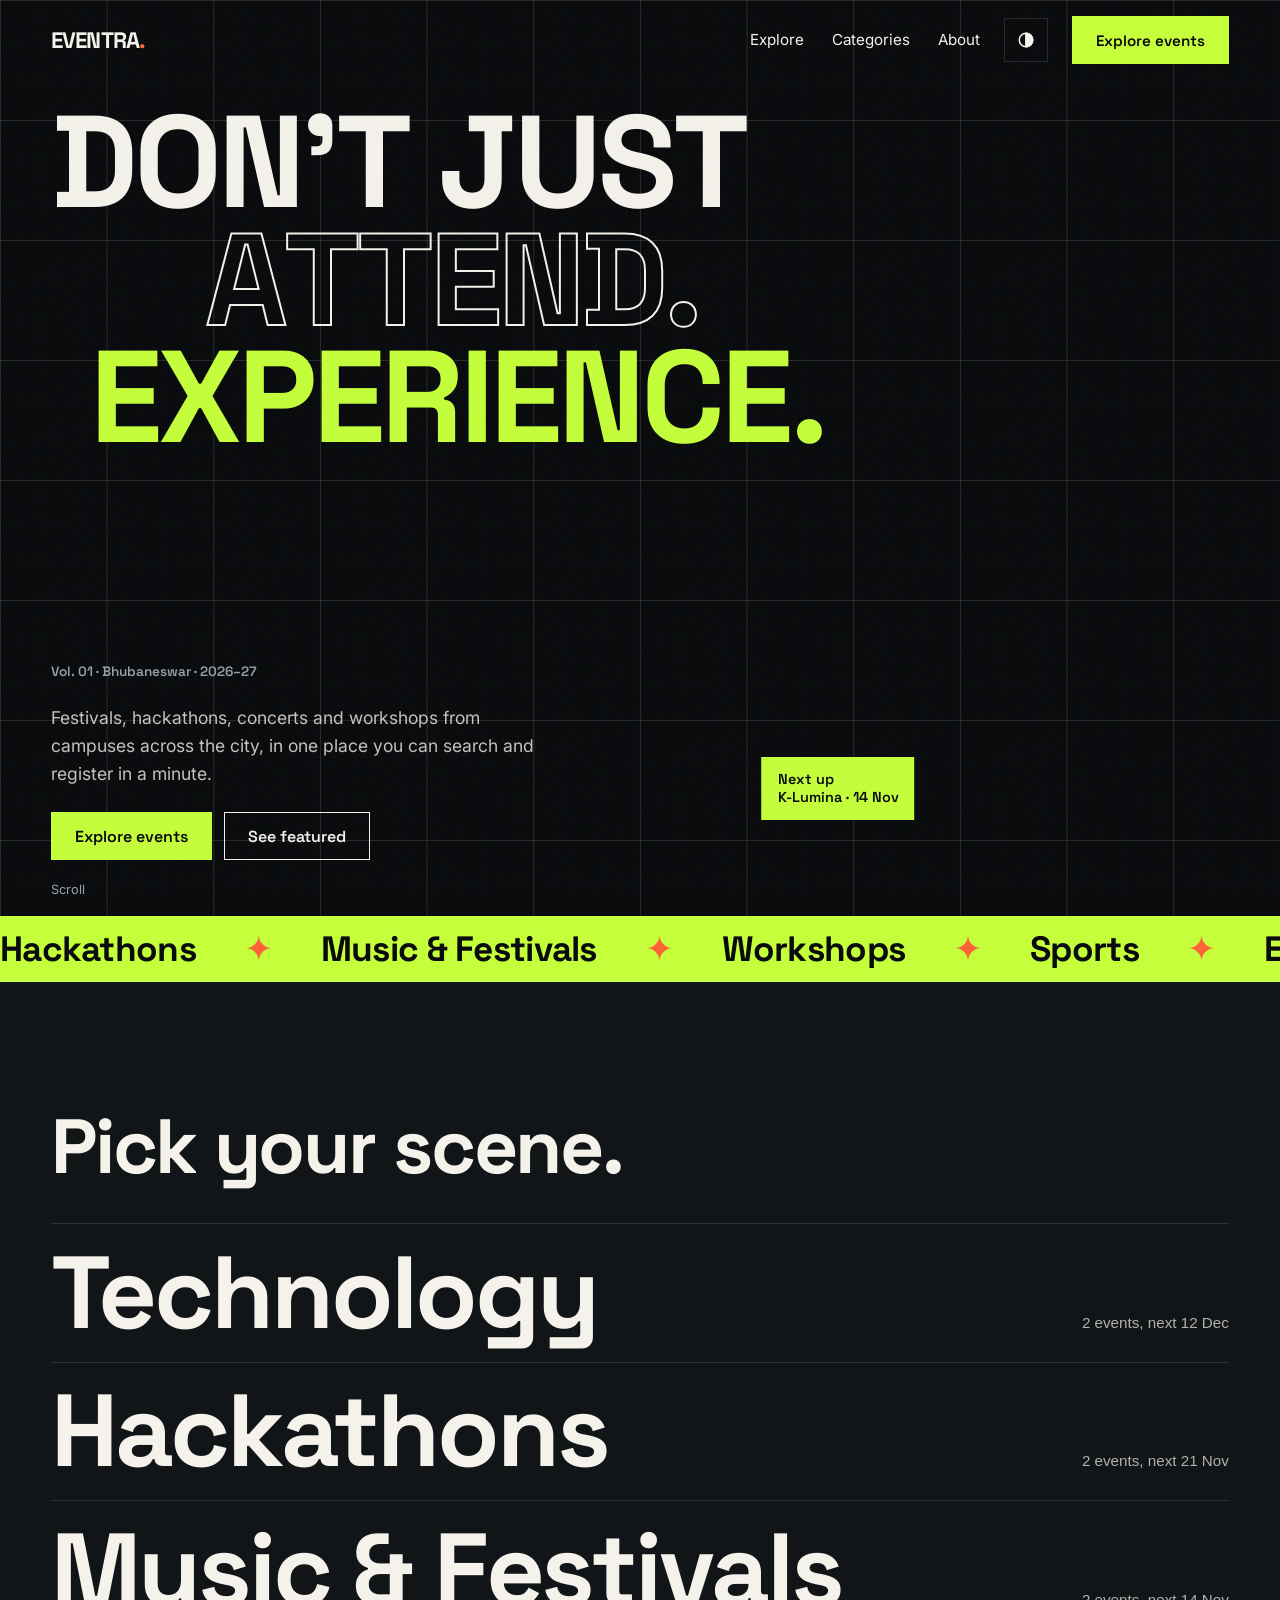
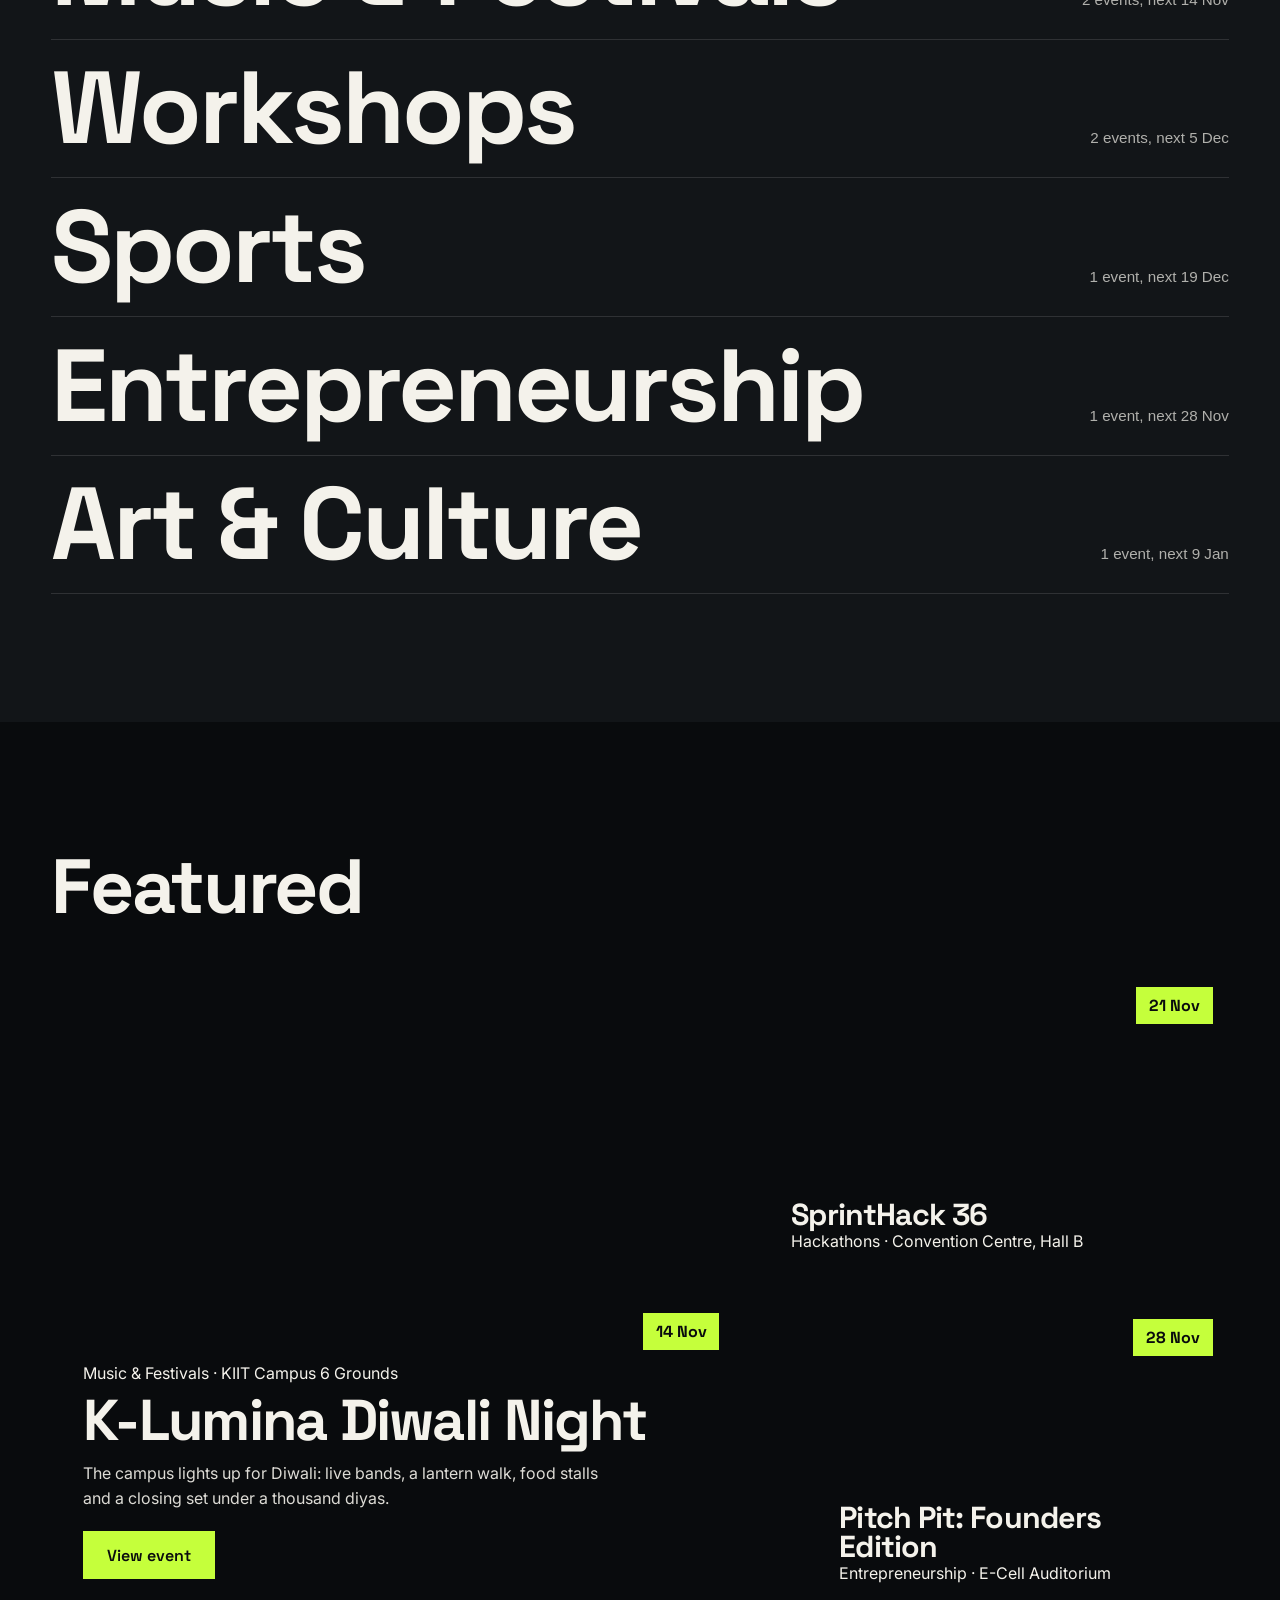
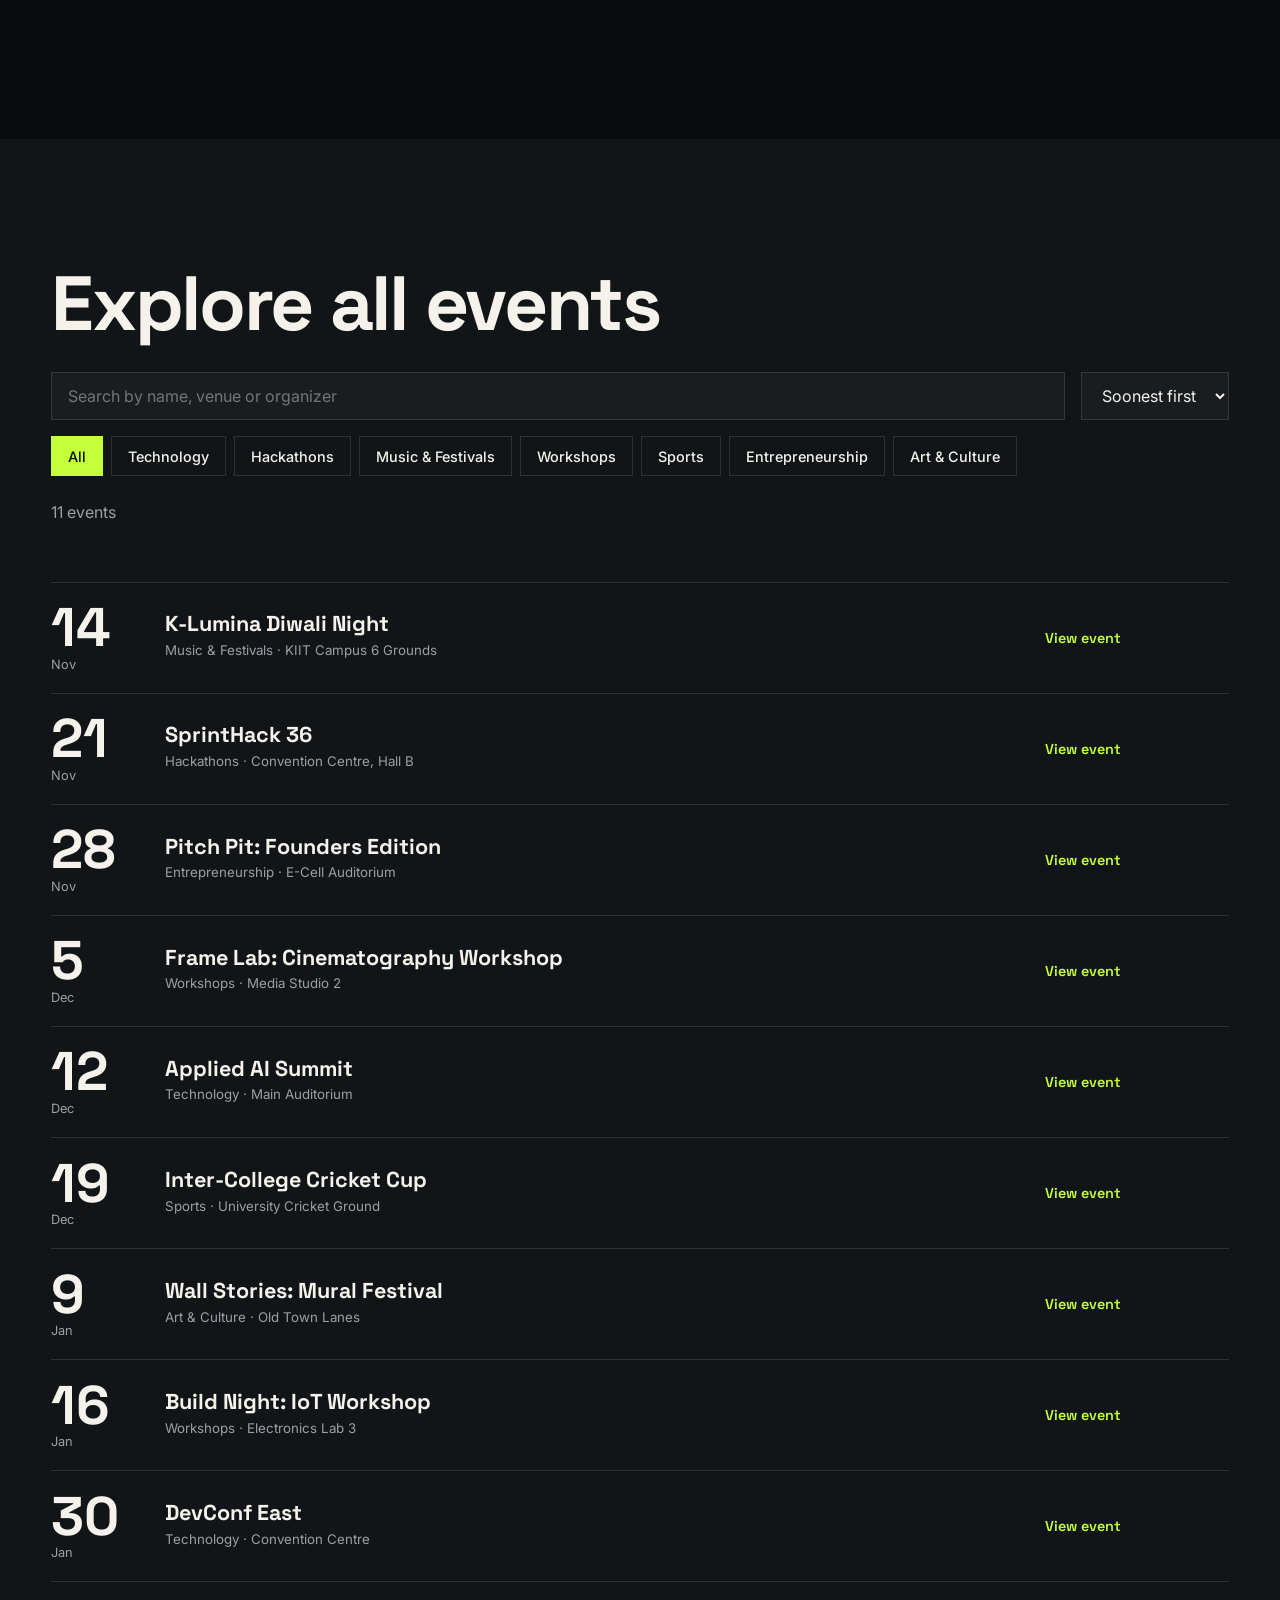
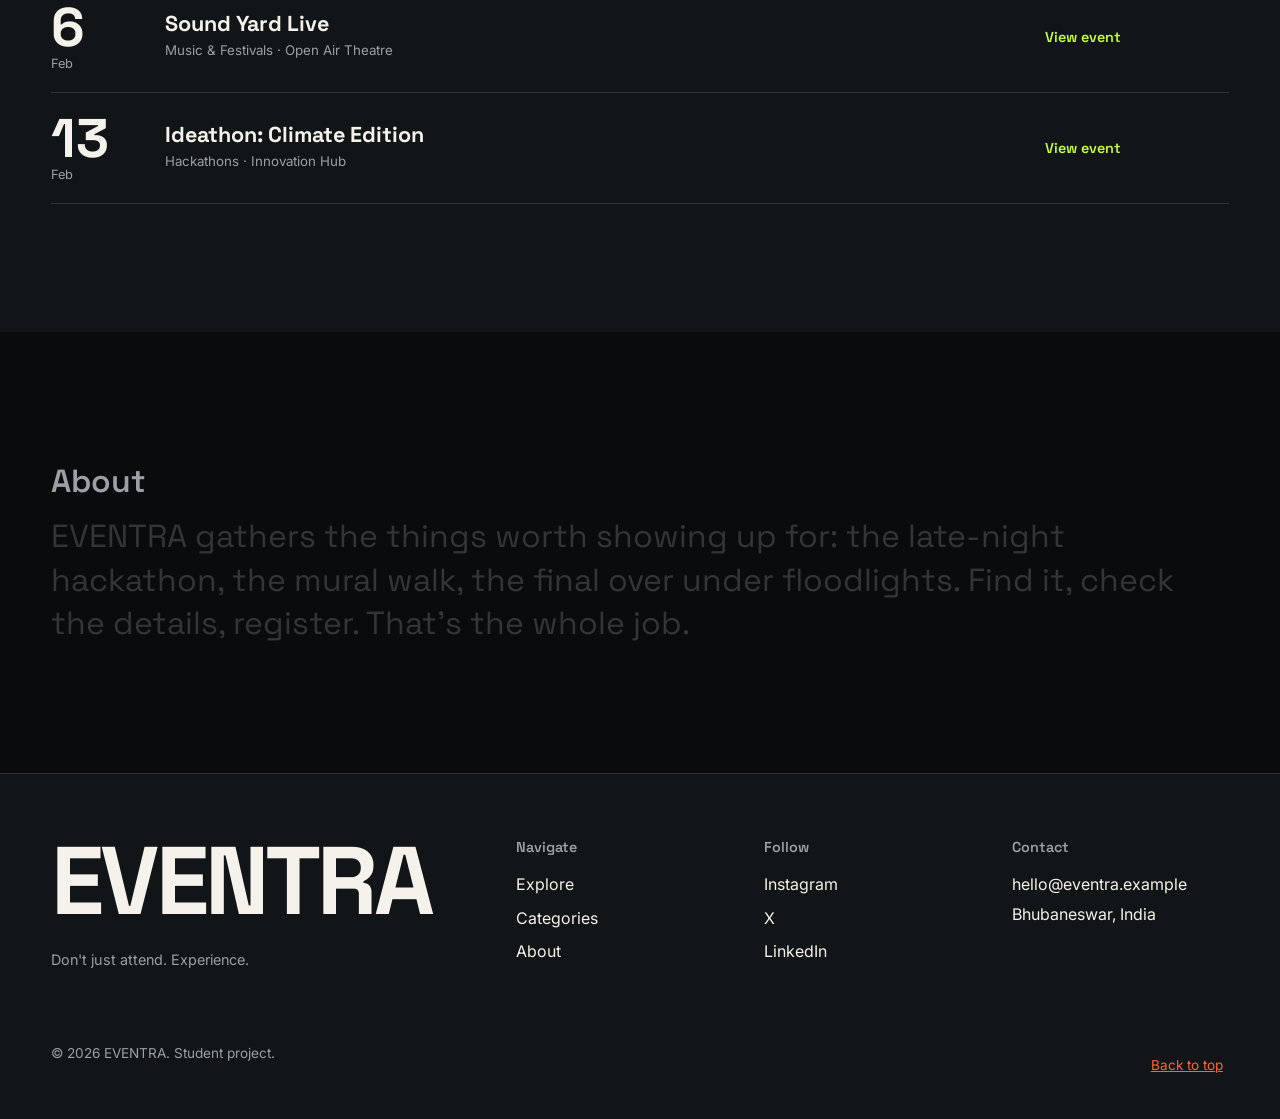
<file: index.html>
<!doctype html><html lang="en" data-theme="dark"><head><meta charset="utf-8"><meta name="viewport" content="width=device-width,initial-scale=1">
<title>EVENTRA: Don't just attend. Experience.</title><meta name="description" content="EVENTRA: discover and register for college festivals, hackathons, concerts, workshops and more.">
<link rel="icon" href="assets/favicon.svg"><link rel="preconnect" href="https://fonts.googleapis.com"><link rel="preconnect" href="https://fonts.gstatic.com" crossorigin>
<link href="https://fonts.googleapis.com/css2?family=Inter:wght@400;500;600&family=Space+Grotesk:wght@500;700&display=swap" rel="stylesheet">
<link rel="stylesheet" href="css/themes.css"><link rel="stylesheet" href="css/style.css"><link rel="stylesheet" href="css/animations.css"><script src="js/storage.js"></script></head><body>
<a class="skip" href="#main">Skip to content</a>
<header class="nav"><a class="logo" href="index.html" aria-label="EVENTRA home">EVENTRA<i>.</i></a>
<nav class="links" aria-label="Primary"><a href="index.html#explore">Explore</a><a href="index.html#categories">Categories</a><a href="index.html#about">About</a></nav>
<button class="icon-btn" data-theme-toggle aria-label="Toggle light or dark theme"><svg width="18" height="18" viewBox="0 0 24 24" fill="none" stroke="currentColor" stroke-width="2" aria-hidden="true"><circle cx="12" cy="12" r="9"/><path d="M12 3v18" /><path d="M12 3a9 9 0 0 1 0 18z" fill="currentColor"/></svg></button>
<a class="btn mag links" href="index.html#explore">Explore events</a>
<button class="icon-btn burger" aria-expanded="false" aria-controls="menu" aria-label="Menu">☰</button></header>
<div id="menu" role="dialog" aria-label="Menu"><a href="index.html#explore">Explore</a><a href="index.html#categories">Categories</a><a href="index.html#about">About</a><a href="index.html#explore" style="color:var(--accent)">Explore events</a></div>
<main id="main">
<section class="hero" aria-label="Introduction"><h1><span>Don't just</span><span class="l2">attend.</span><span class="l3">Experience.</span></h1>
<figure class="hero-img"><img src="https://images.unsplash.com/photo-1470229722913-7c0e2dbbafd3?auto=format&fit=crop&w=1000&q=70" alt="Crowd with raised hands at a night concert" width="640" height="800" fetchpriority="high" onerror="this.remove()"><figcaption class="float">Next up<br>K-Lumina · 14 Nov</figcaption></figure>
<div class="hero-copy"><p class="meta">Vol. 01 · Bhubaneswar · 2026–27</p><p>Festivals, hackathons, concerts and workshops from campuses across the city, in one place you can search and register in a minute.</p>
<div class="cta"><a class="btn mag" href="#explore">Explore events</a><a class="btn ghost mag" href="#featured-h">See featured</a></div></div><span class="scroll">Scroll</span></section>
<div class="marquee" aria-hidden="true"><div class="track"><span>Hackathons</span><span>Music & Festivals</span><span>Workshops</span><span>Sports</span><span>Entrepreneurship</span><span>Art & Culture</span><span>Technology</span><span>Hackathons</span><span>Music & Festivals</span><span>Workshops</span><span>Sports</span><span>Entrepreneurship</span><span>Art & Culture</span><span>Technology</span></div></div>
<section class="cats" id="categories"><div class="wrap"><h2>Pick your scene.</h2><div class="cat-wrap"><ul class="cat-list" id="cat-list"></ul><figure class="cat-prev" aria-hidden="true"><img alt="" width="420" height="520"></figure></div></div></section>
<section id="featured-h"><div class="wrap"><h2 class="reveal">Featured</h2><div class="feat reveal" id="featured"></div>
</div></section>
<section class="explore" id="explore"><div class="wrap"><h2>Explore all events</h2>
<div class="tools"><label class="skip" for="q">Search events</label><input id="q" type="search" placeholder="Search by name, venue or organizer" autocomplete="off">
<label class="skip" for="sort">Sort</label><select id="sort"><option value="asc">Soonest first</option><option value="desc">Latest first</option></select></div>
<div class="chips" id="chips" role="group" aria-label="Filter by category"></div>
<p class="count-line"><span id="count" aria-live="polite"></span><button class="link" id="clear" type="button" hidden>Clear filters</button></p>
<ul class="rows" id="results"></ul>
<div class="empty" id="empty" hidden><h3>No events match.</h3><p>Try a shorter search or another category.</p><button class="btn" id="empty-clear" type="button">Clear filters</button></div></div></section>
<section class="about" id="about"><div class="wrap"><p class="meta">About</p><p>EVENTRA gathers the things worth showing up for: the late-night hackathon, the mural walk, the final over under floodlights. Find it, check the details, register. That's the whole job.</p></div></section></main>
<footer><div class="wrap"><div class="foot"><div><p class="big">EVENTRA</p><p class="note">Don't just attend. Experience.</p></div>
<div><h4>Navigate</h4><ul><li><a href="index.html#explore">Explore</a></li><li><a href="index.html#categories">Categories</a></li><li><a href="index.html#about">About</a></li></ul></div>
<div><h4>Follow</h4><ul><li><a href="https://instagram.com" rel="noopener">Instagram</a></li><li><a href="https://x.com" rel="noopener">X</a></li><li><a href="https://linkedin.com" rel="noopener">LinkedIn</a></li></ul></div>
<div><h4>Contact</h4><ul><li><a href="mailto:hello@eventra.example">hello@eventra.example</a></li><li>Bhubaneswar, India</li></ul></div></div>
<div class="legal"><span>© 2026 EVENTRA. Student project.</span><button class="link to-top" type="button">Back to top</button></div></div></footer>
<script src="js/events.js"></script><script src="js/main.js"></script><script src="js/motion.js"></script></body></html>
</file>
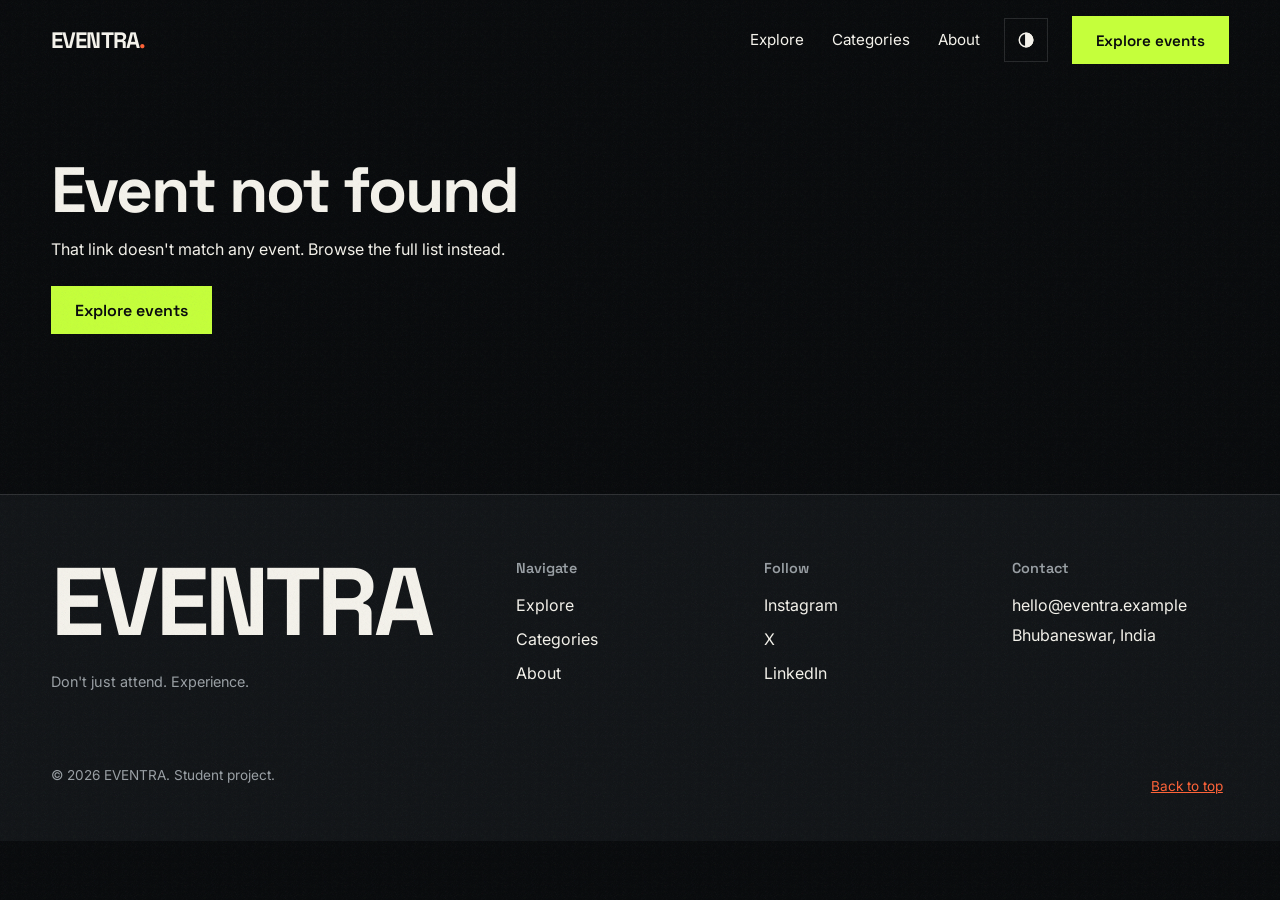
<file: event.html>
<!doctype html><html lang="en" data-theme="dark"><head><meta charset="utf-8"><meta name="viewport" content="width=device-width,initial-scale=1">
<title>Event · EVENTRA</title><meta name="description" content="EVENTRA: discover and register for college festivals, hackathons, concerts, workshops and more.">
<link rel="icon" href="assets/favicon.svg"><link rel="preconnect" href="https://fonts.googleapis.com"><link rel="preconnect" href="https://fonts.gstatic.com" crossorigin>
<link href="https://fonts.googleapis.com/css2?family=Inter:wght@400;500;600&family=Space+Grotesk:wght@500;700&display=swap" rel="stylesheet">
<link rel="stylesheet" href="css/themes.css"><link rel="stylesheet" href="css/style.css"><link rel="stylesheet" href="css/animations.css"><script src="js/storage.js"></script></head><body>
<a class="skip" href="#main">Skip to content</a>
<header class="nav"><a class="logo" href="index.html" aria-label="EVENTRA home">EVENTRA<i>.</i></a>
<nav class="links" aria-label="Primary"><a href="index.html#explore">Explore</a><a href="index.html#categories">Categories</a><a href="index.html#about">About</a></nav>
<button class="icon-btn" data-theme-toggle aria-label="Toggle light or dark theme"><svg width="18" height="18" viewBox="0 0 24 24" fill="none" stroke="currentColor" stroke-width="2" aria-hidden="true"><circle cx="12" cy="12" r="9"/><path d="M12 3v18" /><path d="M12 3a9 9 0 0 1 0 18z" fill="currentColor"/></svg></button>
<a class="btn mag links" href="index.html#explore">Explore events</a>
<button class="icon-btn burger" aria-expanded="false" aria-controls="menu" aria-label="Menu">☰</button></header>
<div id="menu" role="dialog" aria-label="Menu"><a href="index.html#explore">Explore</a><a href="index.html#categories">Categories</a><a href="index.html#about">About</a><a href="index.html#explore" style="color:var(--accent)">Explore events</a></div>
<main id="main"><div id="detail"></div></main><footer><div class="wrap"><div class="foot"><div><p class="big">EVENTRA</p><p class="note">Don't just attend. Experience.</p></div>
<div><h4>Navigate</h4><ul><li><a href="index.html#explore">Explore</a></li><li><a href="index.html#categories">Categories</a></li><li><a href="index.html#about">About</a></li></ul></div>
<div><h4>Follow</h4><ul><li><a href="https://instagram.com" rel="noopener">Instagram</a></li><li><a href="https://x.com" rel="noopener">X</a></li><li><a href="https://linkedin.com" rel="noopener">LinkedIn</a></li></ul></div>
<div><h4>Contact</h4><ul><li><a href="mailto:hello@eventra.example">hello@eventra.example</a></li><li>Bhubaneswar, India</li></ul></div></div>
<div class="legal"><span>© 2026 EVENTRA. Student project.</span><button class="link to-top" type="button">Back to top</button></div></div></footer>
<script src="js/events.js"></script><script src="js/main.js"></script><script src="js/event-details.js"></script><script src="js/motion.js"></script></body></html>
</file>
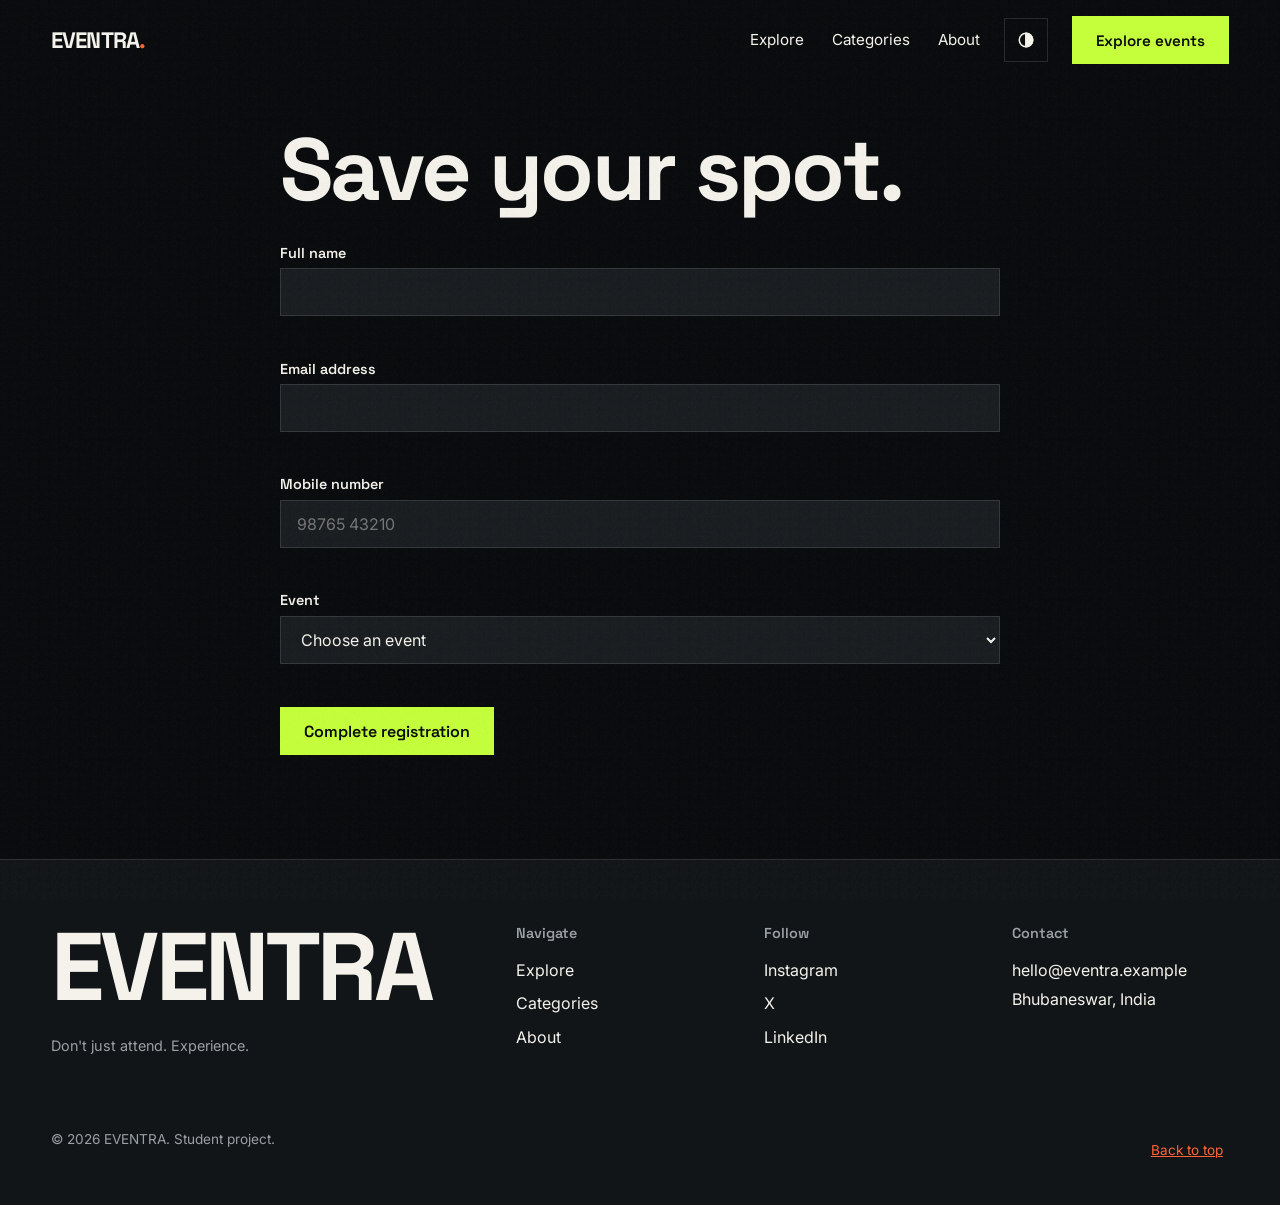
<file: register.html>
<!doctype html><html lang="en" data-theme="dark"><head><meta charset="utf-8"><meta name="viewport" content="width=device-width,initial-scale=1">
<title>Register · EVENTRA</title><meta name="description" content="EVENTRA: discover and register for college festivals, hackathons, concerts, workshops and more.">
<link rel="icon" href="assets/favicon.svg"><link rel="preconnect" href="https://fonts.googleapis.com"><link rel="preconnect" href="https://fonts.gstatic.com" crossorigin>
<link href="https://fonts.googleapis.com/css2?family=Inter:wght@400;500;600&family=Space+Grotesk:wght@500;700&display=swap" rel="stylesheet">
<link rel="stylesheet" href="css/themes.css"><link rel="stylesheet" href="css/style.css"><link rel="stylesheet" href="css/animations.css"><script src="js/storage.js"></script></head><body>
<a class="skip" href="#main">Skip to content</a>
<header class="nav"><a class="logo" href="index.html" aria-label="EVENTRA home">EVENTRA<i>.</i></a>
<nav class="links" aria-label="Primary"><a href="index.html#explore">Explore</a><a href="index.html#categories">Categories</a><a href="index.html#about">About</a></nav>
<button class="icon-btn" data-theme-toggle aria-label="Toggle light or dark theme"><svg width="18" height="18" viewBox="0 0 24 24" fill="none" stroke="currentColor" stroke-width="2" aria-hidden="true"><circle cx="12" cy="12" r="9"/><path d="M12 3v18" /><path d="M12 3a9 9 0 0 1 0 18z" fill="currentColor"/></svg></button>
<a class="btn mag links" href="index.html#explore">Explore events</a>
<button class="icon-btn burger" aria-expanded="false" aria-controls="menu" aria-label="Menu">☰</button></header>
<div id="menu" role="dialog" aria-label="Menu"><a href="index.html#explore">Explore</a><a href="index.html#categories">Categories</a><a href="index.html#about">About</a><a href="index.html#explore" style="color:var(--accent)">Explore events</a></div>
<main id="main"><div class="wrap reg"><form id="form" novalidate><h1>Save your spot.</h1>
<div class="field"><label for="name">Full name</label><input id="name" name="name" autocomplete="name" required aria-describedby="err-name"><p class="err" id="err-name"></p></div>
<div class="field"><label for="email">Email address</label><input id="email" name="email" type="email" autocomplete="email" required aria-describedby="err-email"><p class="err" id="err-email"></p></div>
<div class="field"><label for="phone">Mobile number</label><input id="phone" name="phone" type="tel" inputmode="tel" autocomplete="tel" placeholder="98765 43210" required aria-describedby="err-phone"><p class="err" id="err-phone"></p></div>
<div class="field"><label for="event">Event</label><select id="event" name="event" required aria-describedby="err-event"></select><p class="err" id="err-event"></p></div>
<button class="btn" type="submit">Complete registration</button><p class="status" id="status" role="alert"></p></form>
<div id="ticket" tabindex="-1" hidden></div></div></main><footer><div class="wrap"><div class="foot"><div><p class="big">EVENTRA</p><p class="note">Don't just attend. Experience.</p></div>
<div><h4>Navigate</h4><ul><li><a href="index.html#explore">Explore</a></li><li><a href="index.html#categories">Categories</a></li><li><a href="index.html#about">About</a></li></ul></div>
<div><h4>Follow</h4><ul><li><a href="https://instagram.com" rel="noopener">Instagram</a></li><li><a href="https://x.com" rel="noopener">X</a></li><li><a href="https://linkedin.com" rel="noopener">LinkedIn</a></li></ul></div>
<div><h4>Contact</h4><ul><li><a href="mailto:hello@eventra.example">hello@eventra.example</a></li><li>Bhubaneswar, India</li></ul></div></div>
<div class="legal"><span>© 2026 EVENTRA. Student project.</span><button class="link to-top" type="button">Back to top</button></div></div></footer>
<script src="js/events.js"></script><script src="js/main.js"></script><script src="js/registration.js"></script><script src="js/motion.js"></script></body></html>
</file>
<file: css/themes.css>
:root{--bg:#090B0D;--bg2:#121518;--surface:#191D20;--accent:#C5FF3B;--accent2:#FF6338;--text:#F4F2EB;--muted:#9AA0A5;--line:rgba(255,255,255,.12);--on-accent:#090B0D;--noise:.06;
--display:'Space Grotesk',system-ui,sans-serif;--ui:'Inter',system-ui,sans-serif;--pad:clamp(1.1rem,4vw,3.5rem)}
:root[data-theme=light]{--bg:#F4F2EB;--bg2:#EAE7DD;--surface:#FFFFFF;--accent:#1C2B00;--accent2:#D6401C;--text:#101315;--muted:#555B60;--line:rgba(0,0,0,.16);--on-accent:#C5FF3B;--noise:.04}
</file>
<file: css/style.css>
*{box-sizing:border-box;margin:0}html{scroll-behavior:smooth;-webkit-text-size-adjust:100%}
@media (prefers-reduced-motion:reduce){html{scroll-behavior:auto}*{animation:none!important;transition:none!important}}
body{background:var(--bg);color:var(--text);font:400 1rem/1.6 var(--ui);overflow-x:hidden}body.lock{overflow:hidden}
body::before{content:"";position:fixed;inset:0;pointer-events:none;z-index:50;opacity:var(--noise);background-image:url("data:image/svg+xml,%3Csvg xmlns='http://www.w3.org/2000/svg' width='160' height='160'%3E%3Cfilter id='n'%3E%3CfeTurbulence baseFrequency='.9' numOctaves='2'/%3E%3C/filter%3E%3Crect width='100%25' height='100%25' filter='url(%23n)'/%3E%3C/svg%3E")}
img{display:block;max-width:100%;object-fit:cover}a{color:inherit;text-decoration:none}ul{list-style:none;padding:0}
:focus-visible{outline:3px solid var(--accent2);outline-offset:3px}
h1,h2,h3{font-family:var(--display);line-height:.95;letter-spacing:-.03em;font-weight:700}
.wrap{padding-inline:var(--pad);max-width:1500px;margin-inline:auto}
.skip{position:absolute;left:-999px}.skip:focus{left:1rem;top:1rem;z-index:99;background:var(--accent);color:var(--on-accent);padding:.5rem 1rem}
.btn{display:inline-flex;align-items:center;min-height:48px;padding:0 1.5rem;background:var(--accent);color:var(--on-accent);font:600 1rem var(--display);border:0;cursor:pointer;transition:transform .2s,background .2s}
.btn.ghost{background:none;color:var(--text);box-shadow:inset 0 0 0 1px var(--text)}.btn:hover{background:var(--accent2);color:#fff}
.btn:disabled{opacity:.6}
/* nav */
.nav{position:fixed;inset:0 0 auto;z-index:60;display:flex;align-items:center;gap:1.5rem;padding:1rem var(--pad);transition:background .3s,padding .3s}
.nav.scrolled{background:color-mix(in srgb,var(--bg) 88%,transparent);backdrop-filter:blur(10px);padding-block:.6rem;box-shadow:0 1px var(--line)}
.logo{font:700 1.4rem var(--display);letter-spacing:-.04em;margin-right:auto}.logo i{color:var(--accent2);font-style:normal}
.links{display:flex;gap:1.75rem;font-size:.95rem}.links a:hover{text-decoration:underline;text-underline-offset:6px;text-decoration-color:var(--accent2)}
.icon-btn{width:44px;height:44px;border:1px solid var(--line);background:none;color:var(--text);cursor:pointer;font:600 .8rem var(--ui)}
.burger{display:none}
#menu{display:none}
/* hero */
.hero{min-height:100svh;padding:7rem var(--pad) 3rem;position:relative;display:grid;grid-template-columns:repeat(12,1fr);align-content:center;background-image:linear-gradient(var(--line) 1px,transparent 1px),linear-gradient(90deg,var(--line) 1px,transparent 1px);background-size:calc(100%/12) 120px;background-position:0 0}
.hero h1{grid-column:1/-1;grid-row:1;font-size:clamp(3.2rem,13.5vw,13rem);text-transform:uppercase;position:relative;z-index:2;mix-blend-mode:normal}
.hero h1 span{display:block}.hero h1 .l2{margin-left:12vw;color:transparent;-webkit-text-stroke:2px var(--text)}.hero h1 .l3{margin-left:3vw;color:var(--accent)}
:root[data-theme=light] .hero h1 .l3{color:var(--accent2)}
.hero-img{grid-column:7/-1;grid-row:1;align-self:end;justify-self:end;width:min(46vw,640px);aspect-ratio:4/5;margin-bottom:-6rem;position:relative;z-index:1;transform:translateX(var(--pad))}
.hero-img img{width:100%;height:100%;background:var(--surface)}.hero-img .float{position:absolute;left:-2rem;bottom:2.5rem;background:var(--accent);color:var(--on-accent);padding:.8rem 1rem;font:600 .9rem/1.3 var(--display);z-index:3}
.hero-copy{grid-column:1/6;grid-row:2;margin-top:2.5rem;position:relative;z-index:2}.hero-copy p{max-width:44ch;margin-bottom:1.5rem;color:var(--muted)}.hero-copy .cta{display:flex;gap:.75rem;flex-wrap:wrap}
.meta{font:600 .85rem var(--display);color:var(--muted);margin-bottom:.75rem}
.scroll{position:absolute;left:var(--pad);bottom:1rem;font-size:.8rem;color:var(--muted)}
.hero h1 span{animation:rise .9s cubic-bezier(.2,.8,.2,1) both}.hero h1 .l2{animation-delay:.12s}.hero h1 .l3{animation-delay:.24s}
@keyframes rise{from{opacity:0;transform:translateY(60px)}}
/* sections */
section{padding:clamp(4rem,10vw,9rem) 0}h2{font-size:clamp(2.2rem,6vw,5rem)}
.reveal{opacity:0;transform:translateY(24px);transition:opacity .7s,transform .7s}.reveal.in{opacity:1;transform:none}
.cats{background:var(--bg2)}.cat-list{margin-top:2.5rem;border-top:1px solid var(--line)}
.cat{width:100%;display:flex;justify-content:space-between;align-items:baseline;gap:1rem;padding:1.1rem 0;background:none;border:0;border-bottom:1px solid var(--line);color:var(--text);cursor:pointer;text-align:left;transition:padding .3s,color .3s}
.cat span{font:700 clamp(2rem,8vw,7rem)/1 var(--display);letter-spacing:-.03em}.cat em{font-style:normal;color:var(--muted);font-size:.9rem}
.cat:hover,.cat:focus-visible{padding-left:2rem;color:var(--accent)}:root[data-theme=light] .cat:hover{color:var(--accent2)}
.feat{display:grid;grid-template-columns:1.5fr 1fr;gap:1.5rem;margin-top:3rem}
.feat-big{position:relative;min-height:640px;display:flex;align-items:flex-end;overflow:hidden}.feat-big img,.feat-s img{position:absolute;inset:0;width:100%;height:100%;transition:transform .8s}
.feat-big:hover img,.feat-s:hover img{transform:scale(1.05)}.feat-big>div{position:relative;padding:2rem;background:linear-gradient(transparent,rgba(9,11,13,.92) 55%);width:100%;color:#F4F2EB}
.feat-big h3{font-size:clamp(2rem,4.5vw,4rem);margin:.4rem 0 .8rem}.lede{max-width:52ch;margin-bottom:1.2rem;color:inherit;opacity:.9}
.stamp{position:absolute;top:-1rem;right:1.5rem;background:var(--accent);color:var(--on-accent);padding:.5rem .8rem;font:700 1rem var(--display)}
.feat-side{display:grid;gap:1.5rem}.feat-s{position:relative;min-height:300px;padding:1.5rem;display:flex;flex-direction:column;justify-content:flex-end;overflow:hidden;color:#F4F2EB;isolation:isolate}
.feat-s::after{content:"";position:absolute;inset:0;background:linear-gradient(transparent 30%,rgba(9,11,13,.9));z-index:-1}.feat-s.s1{margin-left:3rem}.feat-s h3{font-size:1.9rem}.feat-s .stamp{top:1rem;right:1rem}
.rows{margin-top:3.5rem}.row a{display:grid;grid-template-columns:90px 1fr 160px auto;gap:1.5rem;align-items:center;padding:1.1rem 0;border-top:1px solid var(--line);transition:background .25s,padding .25s}
.row:last-child a{border-bottom:1px solid var(--line)}.row a:hover{background:var(--surface);padding-inline:1rem}
.row time{display:flex;flex-direction:column;font-size:.8rem;color:var(--muted)}.row time b{font:700 3.4rem/1 var(--display);color:var(--text)}
.row-main strong{display:block;font:700 1.35rem/1.15 var(--display)}.row small{color:var(--muted)}.row img{width:160px;height:100px;background:var(--surface)}.row-go{font:600 .9rem var(--display);color:var(--accent)}
:root[data-theme=light] .row-go{color:var(--accent2)}
.explore{background:var(--bg2)}.tools{display:flex;gap:1rem;flex-wrap:wrap;margin:2rem 0 1rem;align-items:center}
input,select{min-height:48px;padding:0 1rem;background:var(--surface);color:var(--text);border:1px solid var(--line);font:1rem var(--ui);border-radius:0}
#q{flex:1 1 280px}.chips{display:flex;gap:.5rem;flex-wrap:wrap;margin-bottom:1.5rem}
.chip{min-height:40px;padding:0 1rem;background:none;color:var(--text);border:1px solid var(--line);cursor:pointer;font:500 .9rem var(--ui)}.chip[aria-pressed=true]{background:var(--accent);color:var(--on-accent);border-color:var(--accent)}
.count-line{display:flex;gap:1rem;align-items:center;color:var(--muted)}.link{background:none;border:0;color:var(--accent2);cursor:pointer;text-decoration:underline;font:inherit;min-height:44px}
.empty{padding:3rem 0}.empty h3{font-size:2rem;margin-bottom:.5rem}.empty p{margin-bottom:1rem;color:var(--muted)}
.about p{max-width:60ch;font-size:clamp(1.3rem,2.6vw,2rem);line-height:1.35;font-family:var(--display)}
footer{padding:4rem 0 2rem;border-top:1px solid var(--line);background:var(--bg2)}.foot{display:grid;grid-template-columns:2fr 1fr 1fr 1fr;gap:2rem}
.foot .big{font:700 clamp(2.5rem,8vw,6rem)/.9 var(--display);letter-spacing:-.04em}.foot h4{font:600 .9rem var(--display);color:var(--muted);margin-bottom:.75rem}.foot li a{display:inline-block;padding:.25rem 0}.foot a:hover{color:var(--accent2)}
.legal{display:flex;justify-content:space-between;gap:1rem;flex-wrap:wrap;margin-top:3rem;color:var(--muted);font-size:.85rem}
/* detail + register */
.detail-hero{height:min(62vh,560px);margin-top:0}.detail-hero img{width:100%;height:100%;background:var(--surface)}
.detail-body{display:grid;grid-template-columns:1.6fr 1fr;gap:3rem;padding-block:3rem}.detail-body h1{font-size:clamp(2.4rem,6vw,5rem);margin-bottom:1.5rem}.detail-body h2{font-size:1.6rem;margin:2.5rem 0 1rem}
.hl li{padding:.7rem 0;border-top:1px solid var(--line)}.panel{background:var(--surface);padding:1.5rem;border:1px solid var(--line);align-self:start;position:sticky;top:5rem}
.panel dl>div,dl.panel>div{padding:.7rem 0;border-bottom:1px solid var(--line)}dt{font-size:.8rem;color:var(--muted)}dd{margin:0;font-weight:500}
.count{display:flex;gap:.5rem;margin:1.25rem 0}.count span{flex:1;text-align:center;font-size:.75rem;color:var(--muted);border:1px solid var(--line);padding:.5rem 0}.count b{display:block;font:700 1.8rem var(--display);color:var(--text)}
.panel .btn{width:100%;justify-content:center}.notfound{padding-block:10rem}.notfound h1{font-size:4rem;margin-bottom:1rem}.notfound p{margin-bottom:1.5rem}
.reg{padding:8rem 0 5rem;max-width:720px}.reg h1{font-size:clamp(2.6rem,8vw,5.5rem);margin-bottom:2rem}.field{margin-bottom:1.25rem}label{display:block;font:600 .9rem var(--display);margin-bottom:.4rem}.field input,.field select{width:100%}
[aria-invalid=true]{border-color:var(--accent2)}.err,.status{color:var(--accent2);font-size:.9rem;min-height:1.3em;margin-top:.3rem}.note{margin:1.5rem 0;color:var(--muted);font-size:.9rem}
@media (max-width:900px){.links{display:none}.burger{display:inline-block}
 #menu{display:flex;flex-direction:column;justify-content:center;gap:1rem;position:fixed;inset:0;z-index:55;background:var(--bg);padding:var(--pad);transform:translateY(-100%);visibility:hidden;transition:transform .45s cubic-bezier(.7,0,.2,1),visibility .45s}
 #menu.open{transform:none;visibility:visible}#menu a{font:700 3rem var(--display);letter-spacing:-.03em;padding:.2rem 0}
 .hero{display:flex;flex-direction:column;justify-content:flex-start;padding-top:6rem;background-size:25% 100px}.hero h1{font-size:clamp(3rem,17vw,7rem)}.hero h1 .l2{margin-left:6vw}
 .hero-img{width:78%;margin:-1rem 0 0 auto;transform:translateX(var(--pad));aspect-ratio:4/3}.hero-copy{margin-top:2rem}.scroll{display:none}
 .feat,.detail-body,.foot{grid-template-columns:1fr}.feat-big{min-height:480px}.feat-s.s1{margin-left:0}.panel{position:static}
 .row a{grid-template-columns:64px 1fr;gap:1rem}.row img,.row-go{display:none}.cat:hover{padding-left:.5rem}}
/* ---- design pass 2 ---- */
.hero{grid-template-rows:auto 1fr;overflow-x:clip;padding-top:6.5rem;padding-bottom:2.5rem}
.hero h1{font-size:clamp(3rem,10.2vw,10.5rem);white-space:nowrap;line-height:.9}
.hero-img{grid-row:1/span 2;align-self:end;margin:0;width:min(38vw,560px);height:calc(100svh - 9rem);max-height:760px;aspect-ratio:auto;transform:translateX(var(--pad))}
.hero-img img{filter:saturate(.85) contrast(1.05)}
.hero-copy{grid-column:1/6;grid-row:2;align-self:end;margin-top:1.5rem}
.hero-copy p:not(.meta){font-size:1.1rem;color:var(--text);opacity:.8}
.icon-btn{display:inline-grid;place-items:center}
.marquee{overflow:hidden;background:var(--accent);color:var(--on-accent);border-block:1px solid var(--line);padding:.9rem 0}
:root[data-theme=light] .marquee{background:var(--text);color:var(--bg)}
.track{display:flex;width:max-content;animation:slide 40s linear infinite}
.track span{font:700 clamp(1.4rem,3vw,2.2rem)/1 var(--display);letter-spacing:-.02em;padding-right:3rem;white-space:nowrap}
.track span::after{content:"✦";margin-left:3rem;color:var(--accent2)}
@keyframes slide{to{transform:translateX(-50%)}}
.cat-wrap{position:relative}.cat-prev{display:none}
@media (hover:hover) and (min-width:901px){
 .cat-prev{display:block;position:absolute;right:8%;top:50%;width:min(24vw,340px);aspect-ratio:4/5;transform:translateY(-50%) rotate(3deg) scale(.92);opacity:0;pointer-events:none;transition:opacity .25s,transform .35s;z-index:2;box-shadow:0 0 0 1px var(--line)}
 .cat-prev.on{opacity:1;transform:translateY(-50%) rotate(3deg)}.cat-prev img{width:100%;height:100%;background:var(--surface)}
 .cat em{position:relative;z-index:1}}
.feat-big>div{background:linear-gradient(transparent,rgba(9,11,13,.94) 60%)}
@media (max-width:900px){
 .hero{display:flex;flex-direction:column;padding-top:5.5rem;min-height:100svh}
 .hero h1{font-size:13.2vw;white-space:nowrap}.hero h1 .l2{margin-left:4vw}.hero h1 .l3{margin-left:0}
 .hero-img{width:70%;height:34svh;margin:1rem 0 0 auto;transform:translateX(var(--pad))}.hero-img .float{left:-1rem;bottom:1rem}
 .hero-copy{margin-top:1.25rem}.hero-copy p:not(.meta){font-size:1rem;margin-bottom:1rem}
 .nav .icon-btn{width:42px;height:42px}}
.icon-btn.burger{display:none}@media (max-width:900px){.icon-btn.burger{display:inline-grid}}
.hero{padding-bottom:3.5rem}
.cat em{font-size:.95rem;color:var(--text);opacity:.7}
.feat-s h3,.feat-s p{position:relative}
@media (max-width:900px){.cat{flex-direction:column;align-items:flex-start;gap:.2rem}.cat em{font-size:.85rem}.cat span{font-size:clamp(2rem,10vw,3rem)}.feat-s{min-height:260px}}

/* Event detail countdown — compact, legible and aligned with the EVENTRA panel */
.panel{height:fit-content;min-height:0}
.countdown-block{margin:1.35rem 0 1.1rem;padding:1rem 0 0;border-top:1px solid var(--line)}
.countdown-label{margin:0 0 .65rem;color:var(--muted);font:600 .72rem/1.2 var(--display);letter-spacing:.14em}
.countdown{display:grid;grid-template-columns:repeat(4,minmax(0,1fr));gap:.5rem;margin:0}
.countdown-unit{display:flex;min-width:0;flex-direction:column;align-items:center;justify-content:center;padding:.65rem .25rem .55rem;background:var(--bg2);border:1px solid var(--line);text-align:center}
.countdown-unit b{display:block;color:var(--accent);font:700 clamp(1.25rem,2.4vw,2rem)/1 var(--display);font-variant-numeric:tabular-nums}
.countdown-unit small{display:block;margin-top:.35rem;color:var(--muted);font:600 .62rem/1 var(--ui);letter-spacing:.1em}
.countdown-state{grid-column:1/-1;display:block;padding:.8rem 1rem;background:var(--bg2);border-left:3px solid var(--accent);color:var(--text);font:600 .9rem/1.4 var(--ui)}
.countdown-ended{border-left-color:var(--accent2)}
@media(max-width:900px){.countdown-unit{padding:.8rem .2rem}.countdown-unit b{font-size:1.6rem}}
</file>
<file: css/animations.css>
/* Motion layer. Additive only: no layout or colour changes. Disabled for reduced-motion users. */
@media (prefers-reduced-motion:no-preference){
@view-transition{navigation:auto}
::view-transition-old(root){animation:.3s cubic-bezier(.7,0,.3,1) both vt-out}
::view-transition-new(root){animation:.55s cubic-bezier(.2,.8,.2,1) both vt-in}
@keyframes vt-out{to{opacity:0;translate:0 -20px}}@keyframes vt-in{from{opacity:0;translate:0 30px}}
@keyframes fadeUp{from{opacity:0;translate:0 26px}}
@keyframes slideIn{from{opacity:0;translate:44px 0}}
@keyframes popIn{from{opacity:0;scale:.6}}
@keyframes shake{20%{translate:-6px 0}40%{translate:6px 0}60%{translate:-4px 0}80%{translate:3px 0}}
/* nav + logo */
.nav{animation:fadeUp .8s cubic-bezier(.2,.8,.2,1) .1s backwards;--x:0}
@keyframes navIn{from{opacity:0;translate:0 -30px}}.nav{animation-name:navIn}
.logo i{display:inline-block;animation:dot 2.4s ease-in-out infinite}@keyframes dot{50%{scale:1.7}}
.icon-btn svg{transition:rotate .6s cubic-bezier(.2,.8,.2,1)}.icon-btn{transition:background .25s,color .25s,scale .2s}
.icon-btn:hover{background:var(--text);color:var(--bg)}.icon-btn:active{scale:.9}
.burger{transition:rotate .4s cubic-bezier(.2,.8,.2,1)}.burger[aria-expanded=true]{rotate:90deg}
.progress{position:fixed;left:0;top:0;height:3px;width:100%;background:var(--accent2);transform-origin:0 50%;scale:0 1;z-index:70;pointer-events:none}
.cursor{position:fixed;left:-18px;top:-18px;width:36px;height:36px;border:1.5px solid var(--accent);border-radius:50%;pointer-events:none;z-index:90;opacity:0;transition:opacity .3s,scale .3s,background .3s}
.cursor.vis{opacity:1}.cursor.hot{scale:1.9;background:color-mix(in srgb,var(--accent) 16%,transparent)}
html.theme-anim *,html.theme-anim *::before,html.theme-anim *::after{transition:background-color .6s,color .6s,border-color .6s,fill .6s,stroke .6s!important}
/* hero */
.hero h1>span{animation:none}.hero h1 .w{animation:none;display:inline-block;white-space:nowrap}
.hero h1 .ch{display:inline-block;animation:chIn 1.1s cubic-bezier(.2,.8,.2,1) backwards;animation-delay:calc(var(--i)*28ms + .2s)}
@keyframes chIn{from{opacity:0;translate:0 .55em;rotate:7deg;filter:blur(10px)}}
.hero-img{animation:imgIn 1.4s cubic-bezier(.7,0,.2,1) .35s backwards;clip-path:inset(0 0 0 -3rem)}
@keyframes imgIn{from{clip-path:inset(100% 0 0 -3rem)}}
.hero-img .float{animation:popIn .7s cubic-bezier(.3,1.6,.5,1) 1.5s backwards,bob 4.5s ease-in-out 2.2s infinite alternate}
@keyframes bob{to{translate:0 -9px}}
.hero-copy>*{animation:fadeUp .9s cubic-bezier(.2,.8,.2,1) backwards}
.hero-copy>:nth-child(1){animation-delay:1.1s}.hero-copy>:nth-child(2){animation-delay:1.25s}.hero-copy>:nth-child(3){animation-delay:1.4s}
.scroll{animation:fadeUp .8s 1.8s backwards,blink 2.2s 2.6s ease-in-out infinite}@keyframes blink{50%{opacity:.3}}
/* buttons */
.btn{position:relative;overflow:hidden;isolation:isolate}
.btn::after{content:"";position:absolute;inset:0;z-index:-1;background:linear-gradient(100deg,transparent 30%,rgba(255,255,255,.4) 50%,transparent 70%);translate:-130% 0;transition:translate .7s cubic-bezier(.2,.8,.2,1)}
.btn:hover::after{translate:130% 0}.btn:active{scale:.97}
/* split headings + reveals */
.wm{display:inline-block;overflow:clip;vertical-align:top;padding:.06em 0 .18em;margin:-.06em 0 -.18em}
.wi{display:inline-block;translate:0 115%;transition:translate 1s cubic-bezier(.2,.8,.2,1);transition-delay:calc(var(--i)*80ms)}
.split.in .wi{translate:0 0}
.rv{opacity:0;translate:0 44px;transition:opacity .9s ease,translate .9s cubic-bezier(.2,.8,.2,1);transition-delay:var(--d,0s)}
.rv.in{opacity:1;translate:0 0}
.aw{opacity:.18;transition:opacity .15s linear}
.reveal.in .stamp{animation:stampIn .7s cubic-bezier(.3,1.6,.5,1) .5s backwards}
@keyframes stampIn{from{opacity:0;scale:0;rotate:-14deg}}
/* categories */
.cat{position:relative}.cat::after{content:"";position:absolute;left:0;right:0;bottom:-1px;height:3px;background:var(--accent);scale:0 1;transform-origin:0 50%;transition:scale .55s cubic-bezier(.7,0,.2,1)}
.cat:hover::after,.cat:focus-visible::after{scale:1 1}.cat em{transition:translate .4s}.cat:hover em{translate:-10px 0}
/* featured + rows */
.feat-big,.feat-s{transition:transform .4s cubic-bezier(.2,.8,.2,1)}
.feat-big img,.feat-s img{translate:calc(var(--mx,0)*9px) calc(var(--my,0)*9px);transition:transform .8s,translate .4s ease-out}
#results .row{animation:rowIn .55s cubic-bezier(.2,.8,.2,1) backwards;animation-delay:calc(var(--n,0)*40ms)}
@keyframes rowIn{from{opacity:0;translate:-26px 0}}
#results .row:nth-child(1){--n:0}#results .row:nth-child(2){--n:1}#results .row:nth-child(3){--n:2}#results .row:nth-child(4){--n:3}#results .row:nth-child(5){--n:4}#results .row:nth-child(6){--n:5}#results .row:nth-child(n+7){--n:6}
.row img{transition:scale .5s cubic-bezier(.2,.8,.2,1),rotate .5s cubic-bezier(.2,.8,.2,1)}.row a:hover img{scale:1.12;rotate:-3deg}
.row-go{transition:translate .35s}.row a:hover .row-go{translate:8px 0}.row time b{transition:color .3s}.row a:hover time b{color:var(--accent)}
:root[data-theme=light] .row a:hover time b{color:var(--accent2)}
.chip{transition:background .25s,color .25s,scale .2s,border-color .25s}.chip:hover{border-color:var(--accent)}.chip:active{scale:.93}
.chip[aria-pressed=true]{animation:chipPop .4s cubic-bezier(.3,1.6,.5,1)}@keyframes chipPop{from{scale:.88}}
#count{display:inline-block}#count.bump{animation:bump .45s cubic-bezier(.2,.8,.2,1)}@keyframes bump{from{opacity:.3;translate:0 8px}}
.empty:not([hidden]){animation:fadeUp .5s backwards}
input,select{transition:border-color .25s,box-shadow .25s}
input:focus,select:focus{border-color:var(--accent);box-shadow:0 0 0 3px color-mix(in srgb,var(--accent) 22%,transparent)}
/* footer */
.big .c{display:inline-block;transition:translate .35s cubic-bezier(.2,.8,.2,1),color .3s}.big .c:hover{translate:0 -.1em;color:var(--accent2)}
.to-top{transition:translate .3s}.to-top:hover{translate:0 -5px}
.foot li a{transition:translate .3s,color .25s}.foot li a:hover{translate:6px 0}
/* event detail */
.detail-hero{overflow:clip}.detail-hero img{animation:coverIn 1.6s cubic-bezier(.2,.8,.2,1) backwards}
@keyframes coverIn{from{scale:1.25;filter:brightness(.35)}}
.detail-body .meta{animation:fadeUp .8s .25s backwards}.detail-body .lede{animation:fadeUp .9s .55s backwards}
.detail-body h2{animation:fadeUp .8s .7s backwards}.hl li{animation:fadeUp .7s backwards}
.hl li:nth-child(1){animation-delay:.8s}.hl li:nth-child(2){animation-delay:.9s}.hl li:nth-child(3){animation-delay:1s}.hl li:nth-child(n+4){animation-delay:1.1s}
.panel{animation:slideIn 1s cubic-bezier(.2,.8,.2,1) .45s backwards}
.panel dl>div{animation:fadeUp .6s backwards}.panel dl>div:nth-child(1){animation-delay:.7s}.panel dl>div:nth-child(2){animation-delay:.8s}.panel dl>div:nth-child(3){animation-delay:.9s}.panel dl>div:nth-child(4){animation-delay:1s}
.count span{animation:popIn .6s cubic-bezier(.3,1.6,.5,1) backwards}.count span:nth-child(1){animation-delay:1.1s}.count span:nth-child(2){animation-delay:1.18s}.count span:nth-child(3){animation-delay:1.26s}.count span:nth-child(4){animation-delay:1.34s}
.count span:last-child b{animation:tick .45s cubic-bezier(.2,.8,.2,1)}@keyframes tick{from{translate:0 -.35em;opacity:.2}}
.notfound>*{animation:fadeUp .8s backwards}.notfound p{animation-delay:.2s}.notfound .btn{animation-delay:.35s}
/* registration */
.field{animation:fadeUp .7s cubic-bezier(.2,.8,.2,1) backwards}.field:nth-of-type(1){animation-delay:.5s}.field:nth-of-type(2){animation-delay:.6s}.field:nth-of-type(3){animation-delay:.7s}.field:nth-of-type(4){animation-delay:.8s}
#form .btn{animation:fadeUp .7s .95s backwards}
[aria-invalid=true]{animation:shake .45s}.err:not(:empty),.status:not(:empty){animation:fadeUp .35s backwards}
#ticket:not([hidden])>*{animation:fadeUp .8s cubic-bezier(.2,.8,.2,1) backwards}#ticket>:nth-child(2){animation-delay:.12s}#ticket>:nth-child(3){animation-delay:.24s}#ticket>:nth-child(4){animation-delay:.36s}#ticket>:nth-child(5){animation-delay:.48s}
#ticket h1{animation-name:popIn!important}
/* mobile menu */
#menu a{opacity:0;translate:0 50px;transition:opacity .5s,translate .7s cubic-bezier(.2,.8,.2,1)}
#menu.open a{opacity:1;translate:0 0}
#menu a:nth-child(1){transition-delay:.2s}#menu a:nth-child(2){transition-delay:.28s}#menu a:nth-child(3){transition-delay:.36s}#menu a:nth-child(4){transition-delay:.44s}
}
</file>
